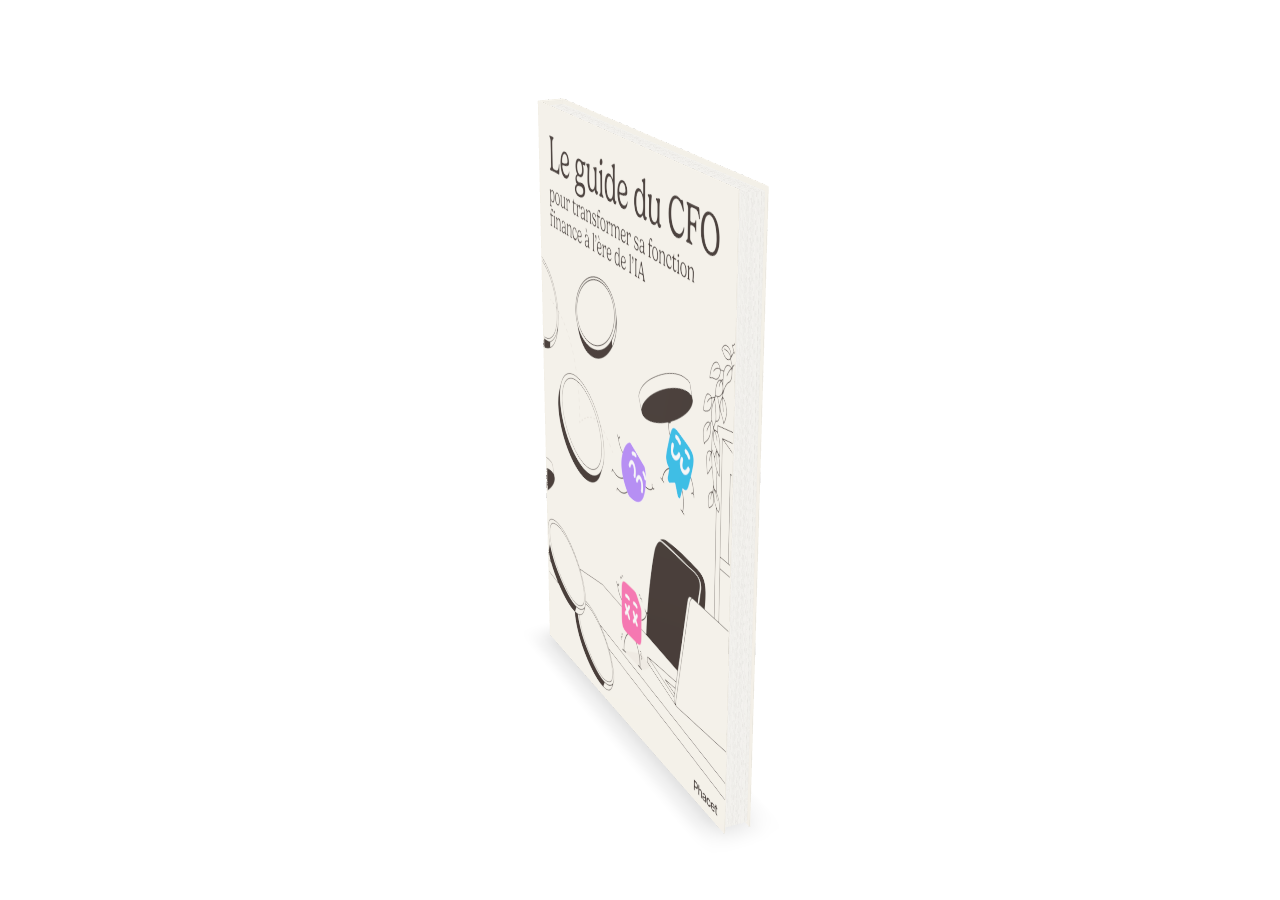
<file: index.html>
<!doctype html>
<html lang="fr">
<head>
<meta charset="utf-8">
<meta name="viewport" content="width=device-width,initial-scale=1">
<title>Le guide du CFO : livre 3D</title>
<style>
html,body{margin:0;width:100%;height:100%;overflow:hidden;background:transparent}
model-viewer{position:absolute;inset:0;display:block;width:100%;height:100%;background:transparent;--poster-color:transparent;--progress-bar-height:0}
#livre{opacity:0;pointer-events:none}
#etat{position:absolute;bottom:12px;left:16px;right:16px;margin:0;text-align:center;font:13px system-ui;color:#555;pointer-events:none}
</style>
<script type="module" src="./model-viewer.min.js"></script>
<script type="module" src="./book-spin.js?v=spin-2"></script>
</head>
<body>
<model-viewer id="livre-ferme" src="./livre.glb?v=20260924-fin" alt="Le guide du CFO. Faites glisser pour tourner le livre."
 camera-controls disable-zoom disable-pan touch-action="pan-y" camera-orbit="65deg 68deg 0.8m"
 min-camera-orbit="auto 15deg 0.38m" max-camera-orbit="auto 165deg 1m"
 field-of-view="30deg" shadow-intensity="0.6" exposure="1"
 interaction-prompt="none" loading="eager">
 <span slot="progress-bar" hidden></span>
</model-viewer>
<model-viewer id="livre" src="./livre-ouvert-relie.gltf?v=spine-2" alt="Livre ouvert : chapitre 1. Faites glisser pour le tourner."
 camera-controls disable-zoom disable-pan touch-action="pan-y" camera-orbit="20deg 85deg 80%"
 min-camera-orbit="auto 20deg auto" max-camera-orbit="auto 160deg auto"
 field-of-view="30deg" shadow-intensity="0" exposure="1" interaction-prompt="none" loading="eager">
 <span slot="progress-bar" hidden></span>
</model-viewer>
<p id="etat" role="status" aria-live="polite"></p>
</body>
</html>
</file>
